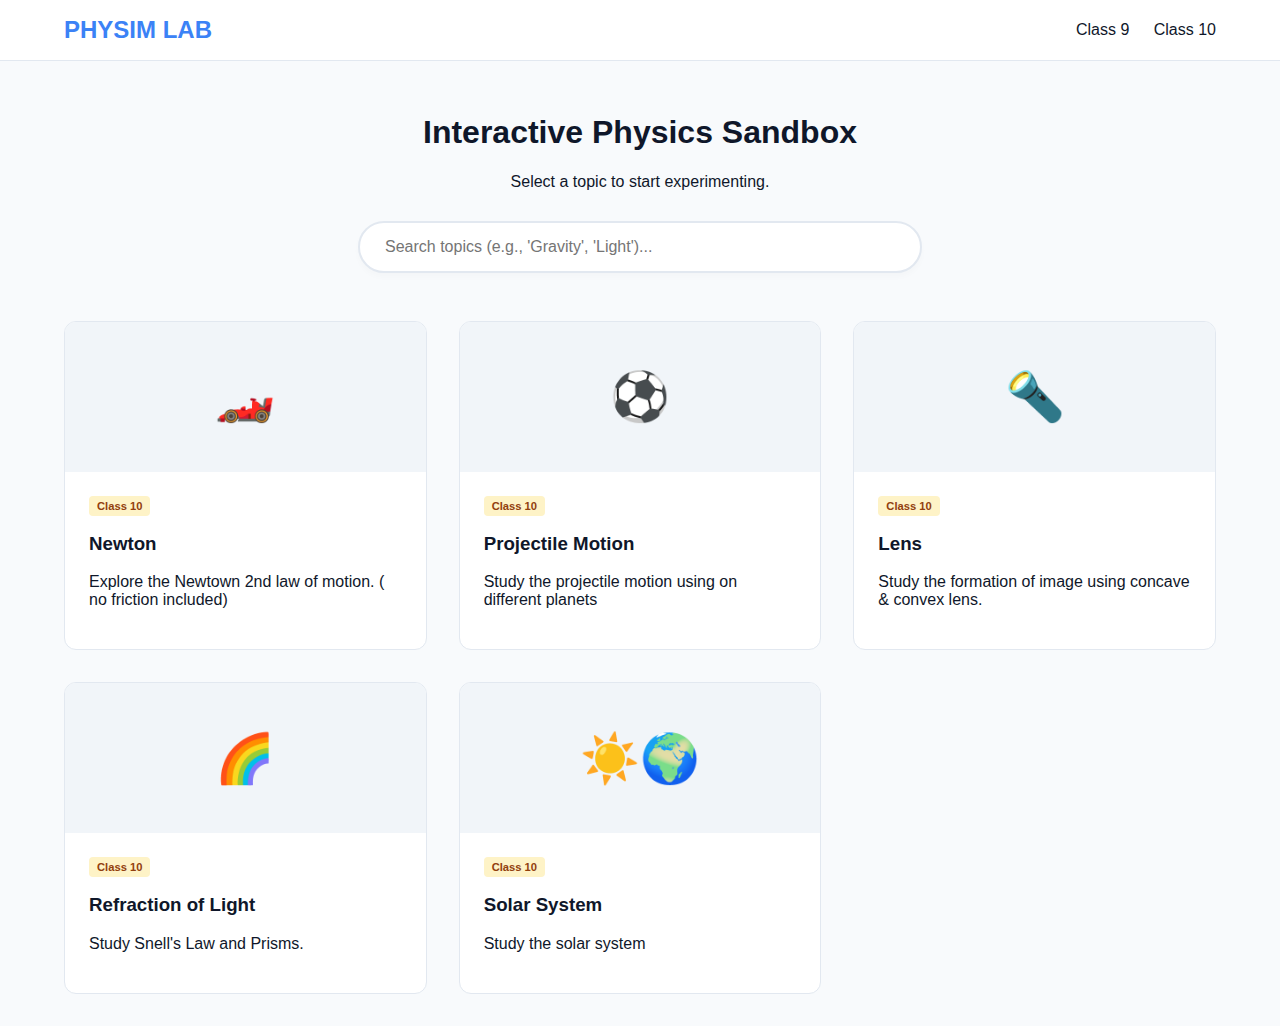
<file: index.html>
<!DOCTYPE html>
<html lang="en">
<head>
    <meta charset="UTF-8">
    <meta name="viewport" content="width=device-width, initial-scale=1.0">
    <title>PhySim Lab | Professional Science Hub</title>
    
    <meta property="og:title" content="PhySim Lab | Learn & Grow">
<meta property="og:description" content="Learn the concepts using interactive simulations .">
    <link rel="stylesheet" href="style.css">
</head>
<body>

    <nav>
        <div class="logo" onclick="showGallery()">PHYSIM LAB</div>
        <div class="nav-links">
            <span onclick="filterSims('9')">Class 9</span>
            <span onclick="filterSims('10')">Class 10</span>
        </div>
    </nav>

<main id="gallery-view" class="container">
    <header class="hero">
        <h1>Interactive Physics Sandbox</h1>
        <p>Select a topic to start experimenting.</p>
        
        <div class="search-container">
            <input type="text" id="simSearch" placeholder="Search topics (e.g., 'Gravity', 'Light')..." onkeyup="searchSims()">
        </div>
    </header>

    <div class="grid" id="sim-grid">
        <div class="card" data-class="10" onclick="launchSim('newton', 'newton.html')">
            <div class="card-icon">🏎️</div>
            <div class="card-body">
                <span class="badge badge-10">Class 10</span>
                <h3>Newton</h3>
                <p>Explore the Newtown 2nd law of motion. ( no friction included) </p>
            </div>
        </div>
        
                <div class="card" data-class="10" onclick="launchSim('Projectile', 'projectile.html')">
            <div class="card-icon">⚽</div>
            <div class="card-body">
                <span class="badge badge-10">Class 10</span>
                <h3>Projectile Motion </h3>
                <p>Study the projectile motion using on different planets</p>
            </div>
        </div>
        
        
        <div class="card" data-class="10" onclick="launchSim('Rays', 'ray.html')">
            <div class="card-icon">🔦</div>
            <div class="card-body">
                <span class="badge badge-10">Class 10</span>
                <h3>Lens</h3>
                <p>Study the formation of image using concave & convex lens.</p>
            </div>
        </div>
        
          <div class="card" data-class="10" onclick="launchSim('Refraction', 'refraction.html')">
            <div class="card-icon">🌈</div>
            <div class="card-body">
                <span class="badge badge-10">Class 10</span>
                <h3>Refraction of Light</h3>
                <p>Study Snell's Law and Prisms.</p>
            </div>
        </div>
                  <div class="card" data-class="10" onclick="launchSim('Solar', 'solar.html')">
            <div class="card-icon">☀️🌍</div>
            <div class="card-body">
                <span class="badge badge-10">Class 10</span>
                <h3>Solar System</h3>
                <p>Study the solar system</p>
            </div>
        </div>
        
    </div>
</main>

    <section id="sim-view" style="display: none;">
        <div class="player-controls">
            <button class="btn-back" onclick="showGallery()">← Back to Library</button>
            <h2 id="current-sim-title">Simulation</h2>
        </div>
        
        <div class="iframe-wrapper">
            <iframe id="main-frame" src="" frameborder="0" allowfullscreen></iframe>
        </div>
    </section>

    <script src="script.js"></script>
</body>
</html>
</file>
<file: style.css>
:root {
    --primary: #0f172a;
    --accent: #3b82f6;
    --bg: #f8fafc;
    --white: #ffffff;
}

body {
    margin: 0;
    font-family: 'Inter', sans-serif;
    background: var(--bg);
    color: var(--primary);
}

/* Nav */
nav {
    display: flex;
    justify-content: space-between;
    padding: 1rem 5%;
    background: var(--white);
    border-bottom: 1px solid #e2e8f0;
    align-items: center;
}

/* Search Bar Styling */
.search-container {
    max-width: 600px;
    margin: 30px auto 0;
    position: relative;
}

#simSearch {
    width: 85%;
    padding: 15px 25px;
    font-size: 1rem;
    border-radius: 50px; /* Round pill shape */
    border: 2px solid #e2e8f0;
    outline: none;
    transition: all 0.3s ease;
    box-shadow: 0 4px 6px rgba(0, 0, 0, 0.02);
}

#simSearch:focus {
    border-color: var(--accent);
    box-shadow: 0 10px 15px rgba(59, 130, 246, 0.1);
    transform: translateY(-2px);
}

/* Ensure the grid handles hidden items smoothly */
.grid {
    display: grid;
    grid-template-columns: repeat(auto-fill, minmax(300px, 1fr));
    gap: 2rem;
    transition: opacity 0.3s ease;
}


.logo { font-weight: 800; font-size: 1.5rem; color: var(--accent); cursor: pointer; }
.nav-links span { margin-left: 20px; cursor: pointer; font-weight: 500; }

/* Grid Layout */
.container { padding: 2rem 5%; }
.hero { text-align: center; margin-bottom: 3rem; }

.grid {
    display: grid;
    grid-template-columns: repeat(auto-fill, minmax(300px, 1fr));
    gap: 2rem;
}

.card {
    background: var(--white);
    border-radius: 12px;
    overflow: hidden;
    cursor: pointer;
    transition: 0.3s;
    border: 1px solid #e2e8f0;
}

.card:hover { transform: translateY(-5px); box-shadow: 0 12px 24px rgba(0,0,0,0.05); }
.card-icon { height: 150px; background: #f1f5f9; display: flex; align-items: center; justify-content: center; font-size: 3rem; }
.card-body { padding: 1.5rem; }

.badge { font-size: 0.7rem; font-weight: bold; padding: 4px 8px; border-radius: 4px; }
.badge-9 { background: #dcfce7; color: #166534; }
.badge-10 { background: #fef3c7; color: #92400e; }

/* The Simulation Player - Expanded Size */
#sim-view {
    padding: 1rem 2%;
    background: #000; /* Dark background for focus */
    min-height: 100vh;
}

.player-controls {
    display: flex;
    align-items: center;
    gap: 20px;
    color: white;
    margin-bottom: 10px;
}

.btn-back {
    background: var(--accent);
    color: white;
    border: none;
    padding: 8px 16px;
    border-radius: 6px;
    cursor: pointer;
}

.iframe-wrapper {
    width: 100%;
    height: 80vh; /* 80% of visual height */
    border-radius: 12px;
    overflow: scroll;
    background: white;
}

#main-frame {
    width: 100%;
    height: 100%;
}

/* Mobile Responsiveness */
@media (max-width: 768px) {
    .iframe-wrapper { height: 90vh; overflow:scroll;}
    .nav-links { display: none; }
}
</file>
